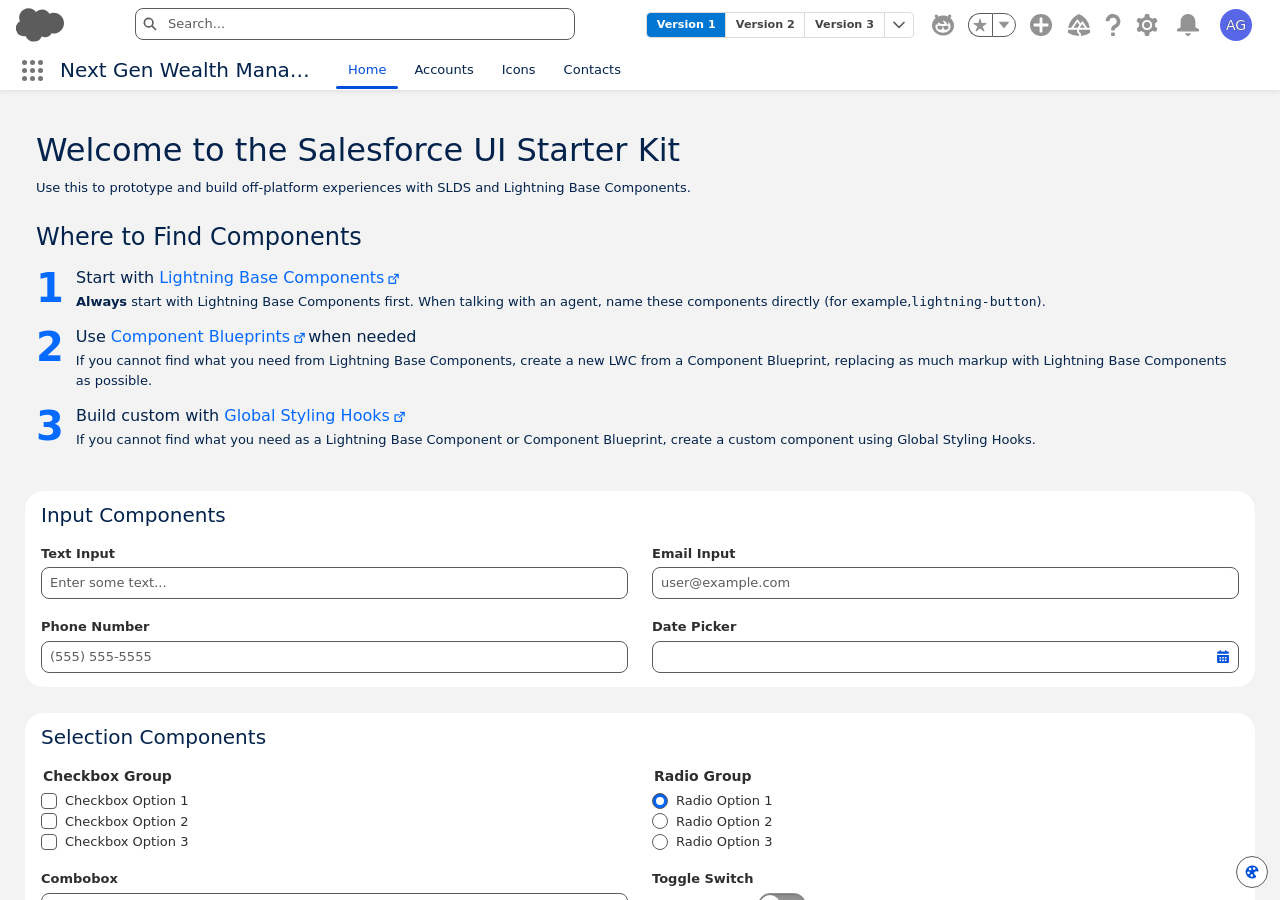
<file: index.html>
<!DOCTYPE html>
<html lang="en">
<head>
    <meta charset="UTF-8">
    <meta name="viewport" content="width=device-width, initial-scale=1, minimum-scale=1" />
    <title>Salesforce</title>
    <link rel="icon" href="./images/salesforce.svg" type="image/svg+xml">
    <link rel="icon" href="./favicon.ico" type="image/x-icon">
    <link rel="stylesheet" href="./loading.css">
  <script type="module" crossorigin src="./assets/index-65kwqbEq.js"></script>
  <link rel="modulepreload" crossorigin href="./assets/preload-helper-PPVm8Dsz.js">
</head>
<body>
    <div id="app"></div>
    <div id="app-loading">Loading…</div>
</body>
</html>
</file>
<file: loading.css>
#app {
    opacity: 0;
}

#app.is-ready {
    opacity: 1;
}

#app-loading {
    display: none;
    position: fixed;
    inset: 0;
    place-items: center;
    font: 500 .875rem/1 system-ui, sans-serif;
    color: oklch(60% 0 0);
    animation: app-loading-fade-in .5s ease-in forwards;
}

#app:not(.is-ready) ~ #app-loading {
    display: grid;
}

@keyframes app-loading-fade-in {
    from { opacity: 0; }
    to { opacity: 1; }
}
</file>
